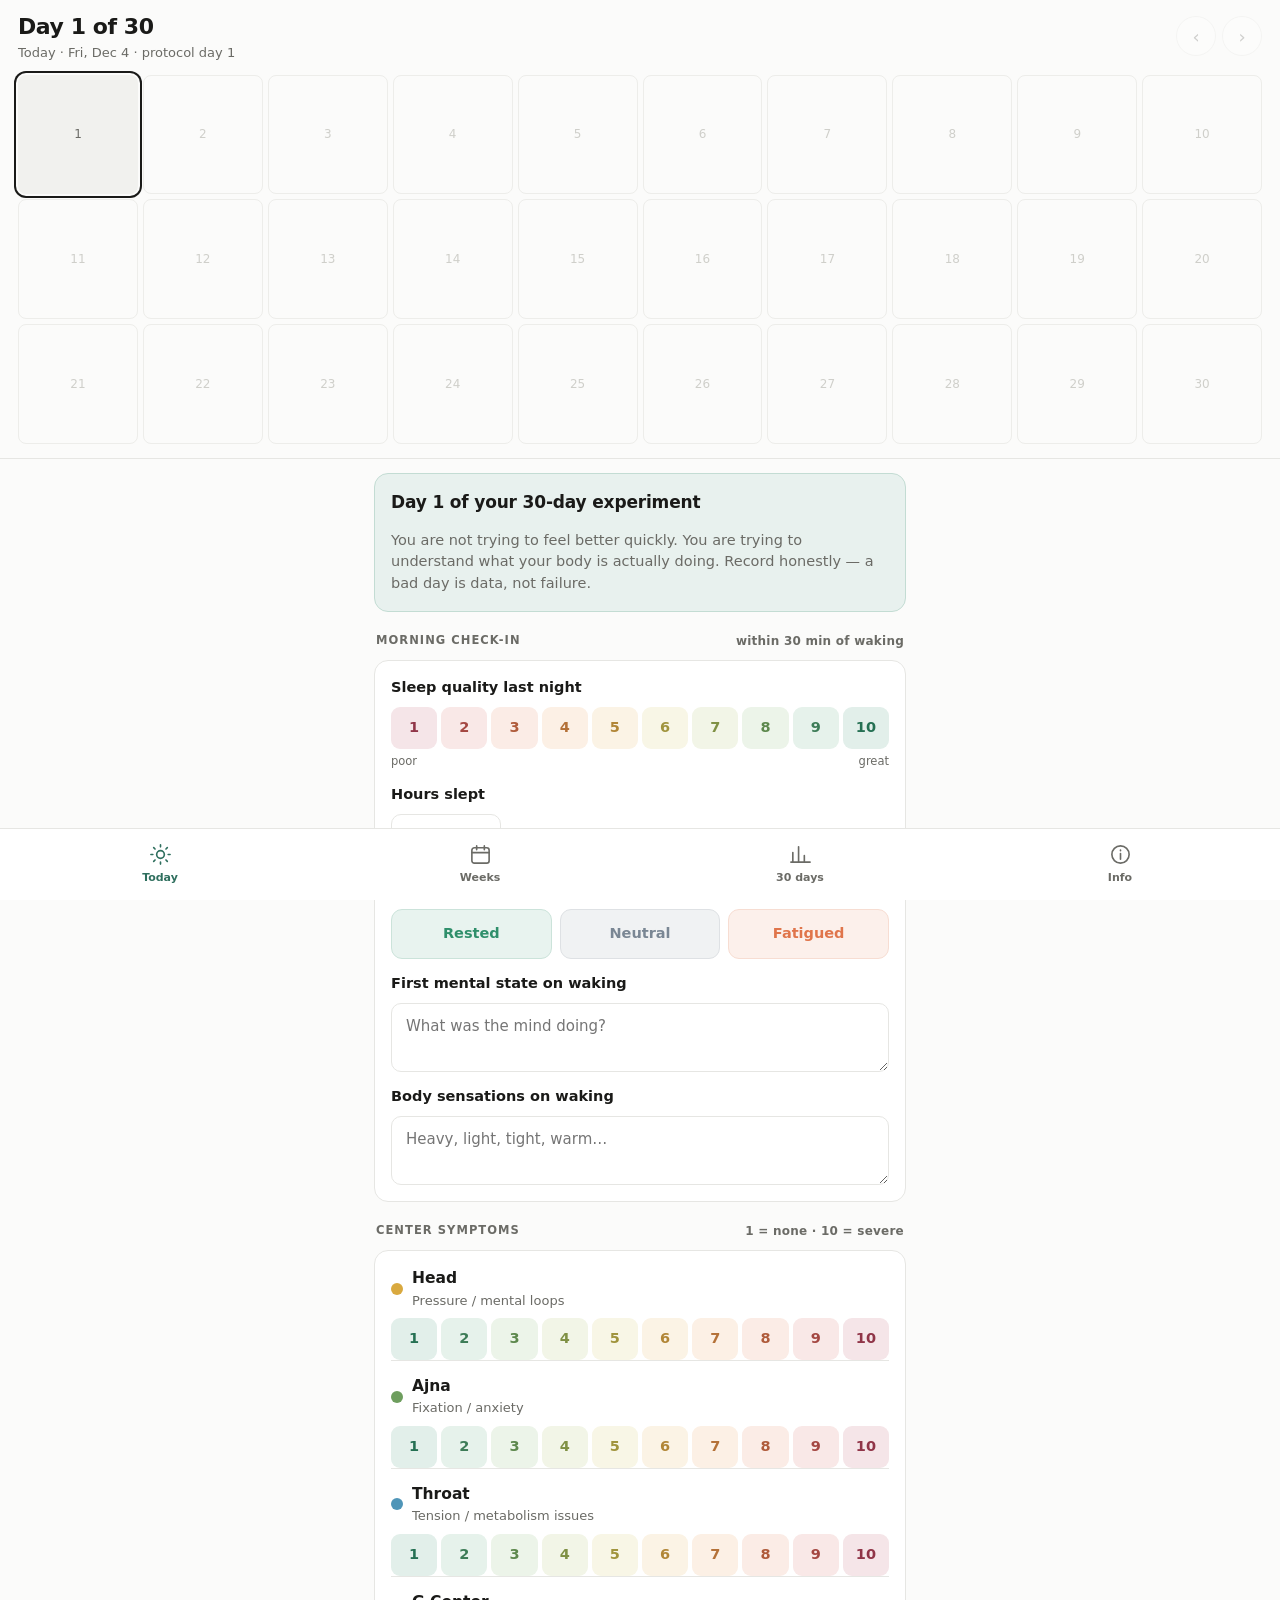
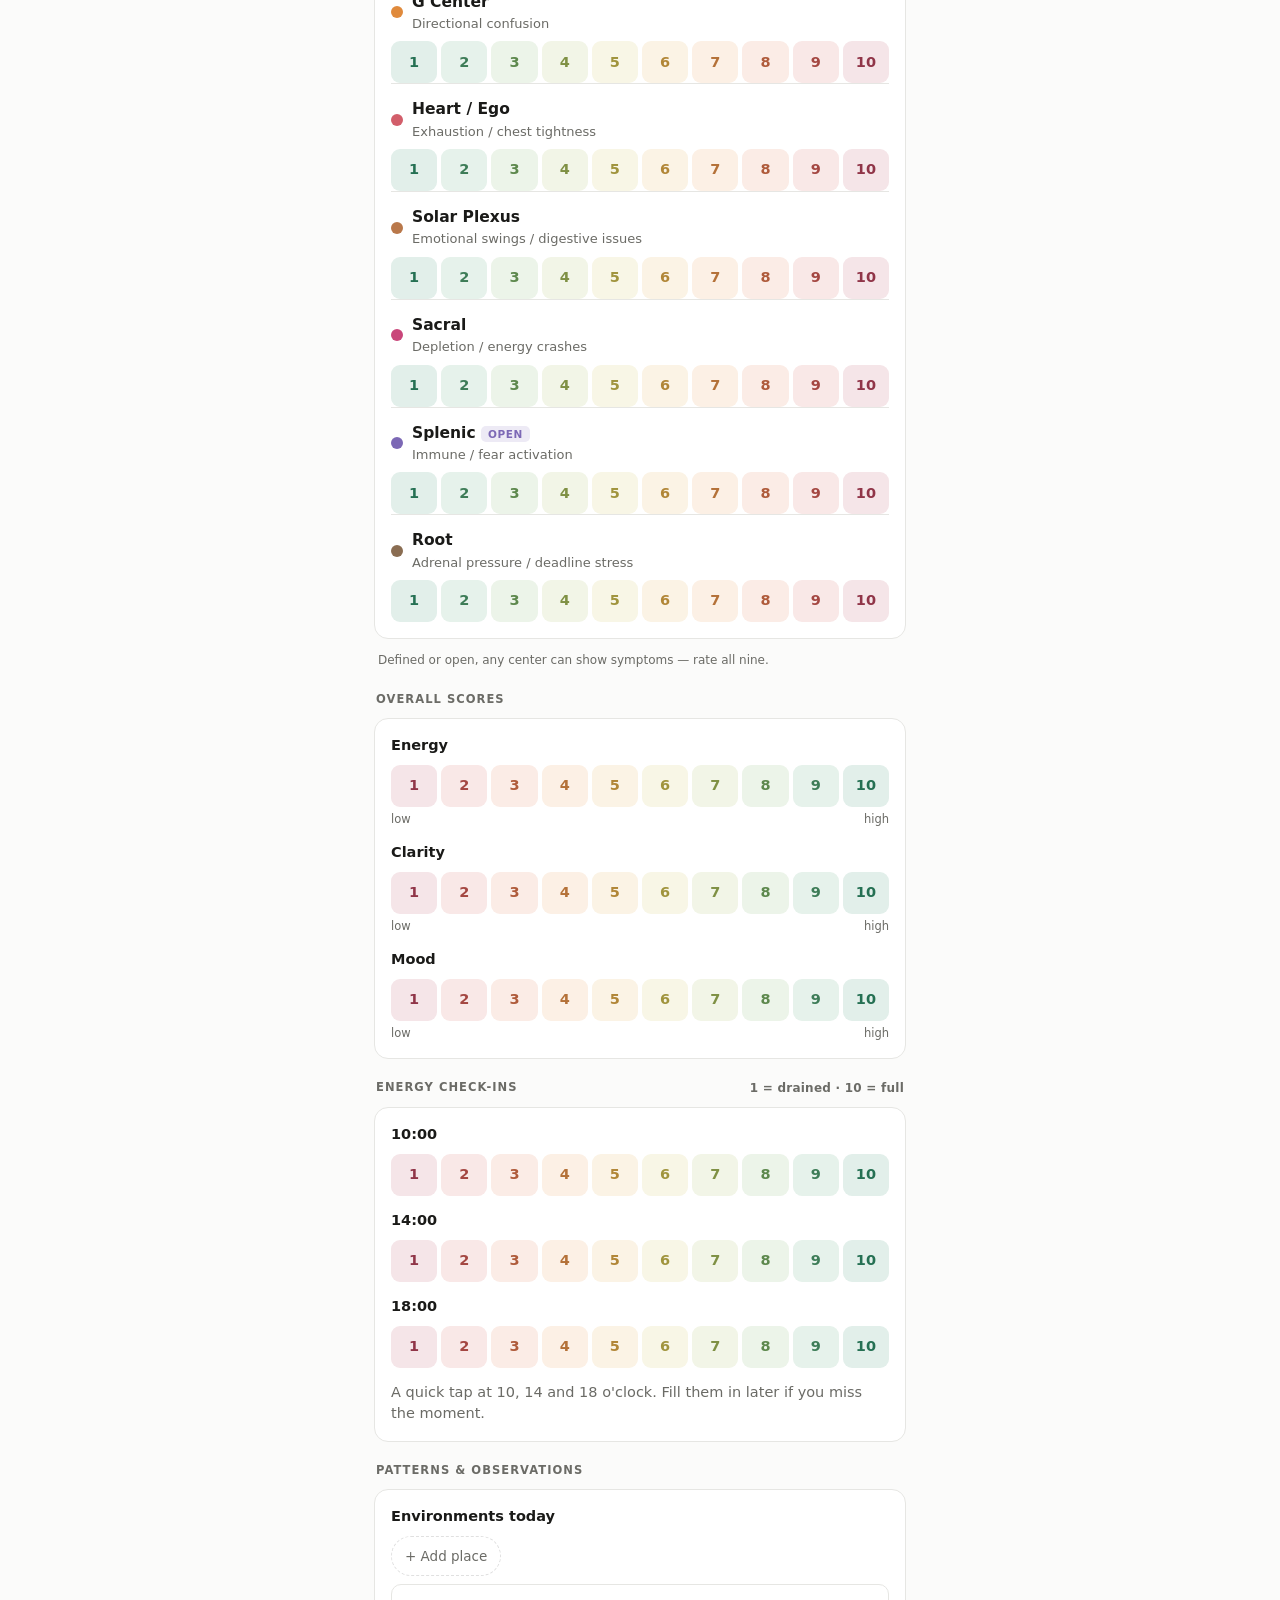
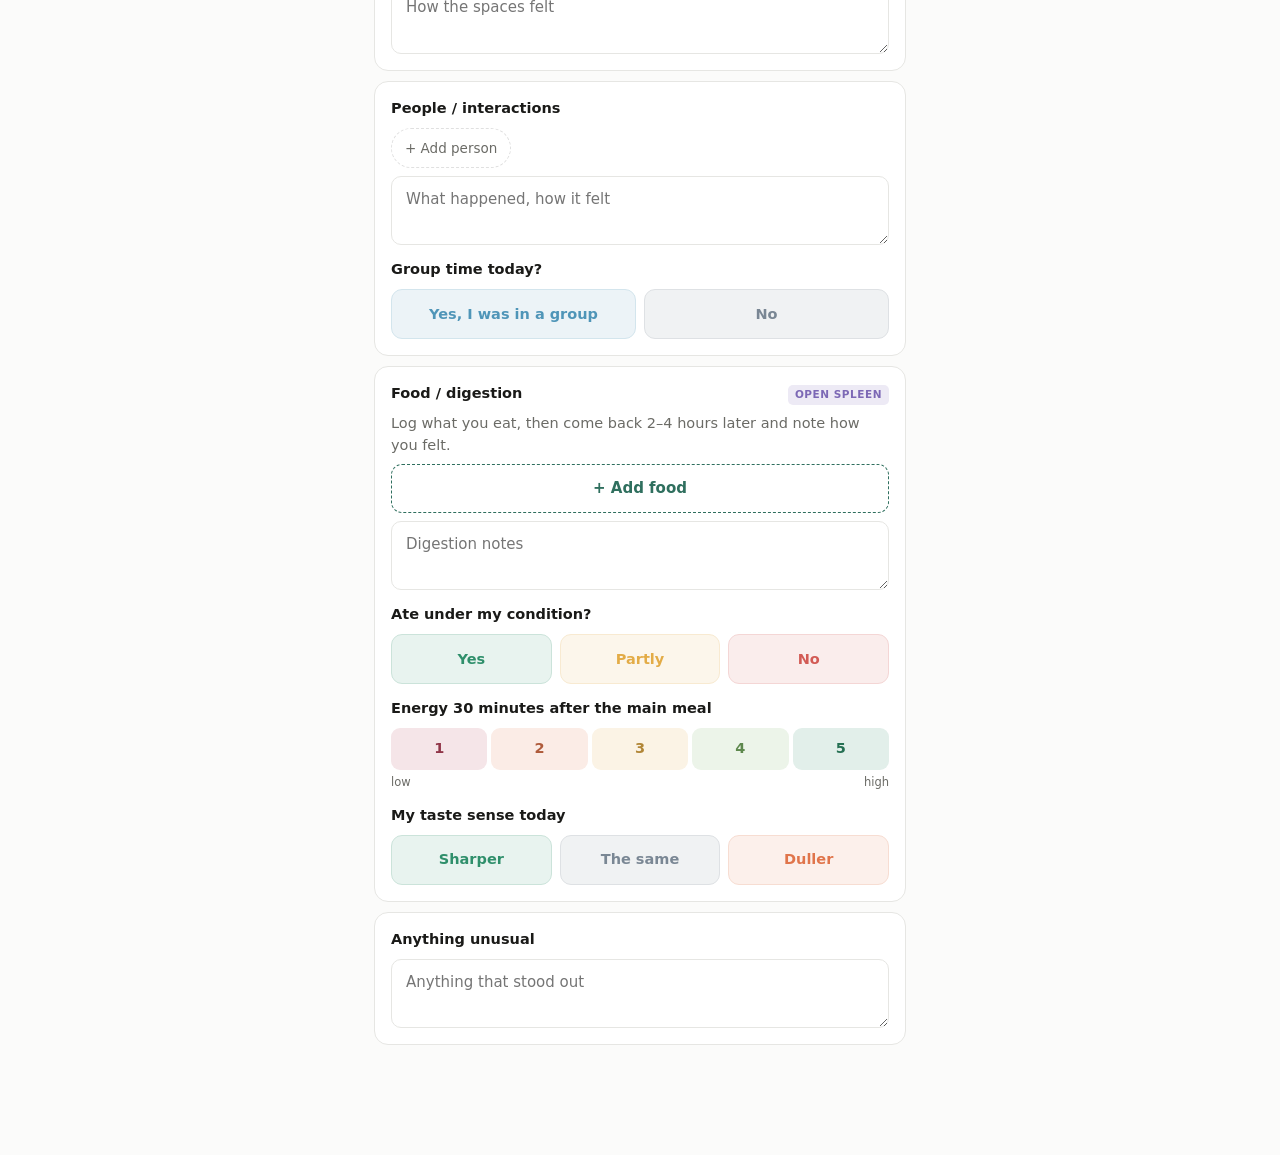
<file: docs/index.html>
<!doctype html>
<html lang="en">
<head>
<meta charset="utf-8">
<meta name="viewport" content="width=device-width, initial-scale=1, viewport-fit=cover">
<title>Baseline</title>
<meta name="description" content="A private 30-day open-center tracking experiment.">
<meta name="theme-color" content="#FBFBFA">
<meta name="apple-mobile-web-app-capable" content="yes">
<meta name="mobile-web-app-capable" content="yes">
<meta name="apple-mobile-web-app-status-bar-style" content="default">
<meta name="apple-mobile-web-app-title" content="Baseline">
<meta name="robots" content="noindex">
<link rel="manifest" href="manifest.webmanifest">
<link rel="icon" href="icons/icon.svg" type="image/svg+xml">
<link rel="apple-touch-icon" href="icons/icon-180.png">
<link rel="stylesheet" href="style.css">
</head>
<body>
<main id="view"></main>
<nav class="tabs" id="tabs">
  <button data-tab="today" class="on"><svg viewBox="0 0 24 24"><circle cx="12" cy="12" r="4"/><path d="M12 2v2M12 20v2M4.9 4.9l1.4 1.4M17.7 17.7l1.4 1.4M2 12h2M20 12h2M4.9 19.1l1.4-1.4M17.7 6.3l1.4-1.4"/></svg>Today</button>
  <button data-tab="weeks"><svg viewBox="0 0 24 24"><rect x="3" y="5" width="18" height="16" rx="2.5"/><path d="M3 10h18M8 3v4M16 3v4"/></svg>Weeks</button>
  <button data-tab="milestone"><svg viewBox="0 0 24 24"><path d="M4 20V10M10 20V4M16 20v-7M22 20H2"/></svg>30 days</button>
  <button data-tab="info"><svg viewBox="0 0 24 24"><circle cx="12" cy="12" r="9"/><path d="M12 11v6M12 7.5v.5"/></svg>Info</button>
</nav>
<div id="saved" class="saved">Saved</div>
<script src="app.js"></script>
</body>
</html>
</file>
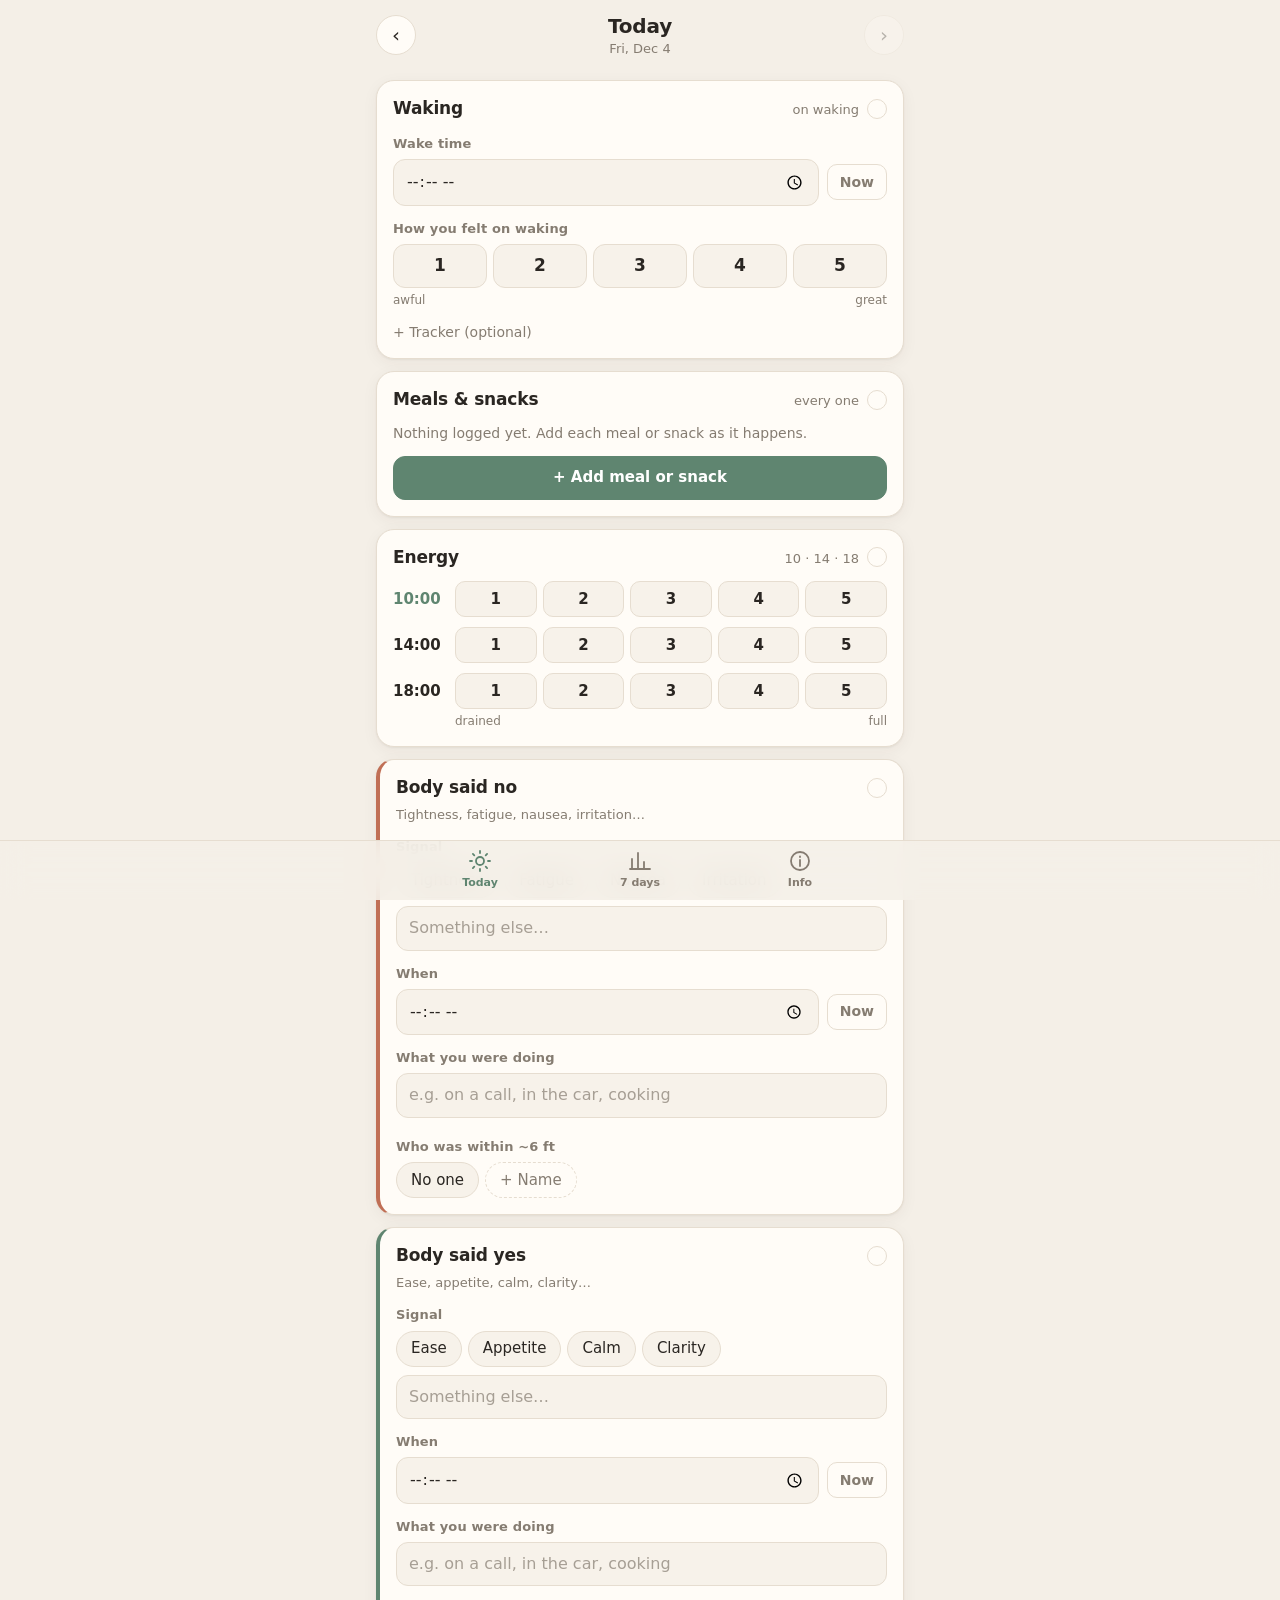
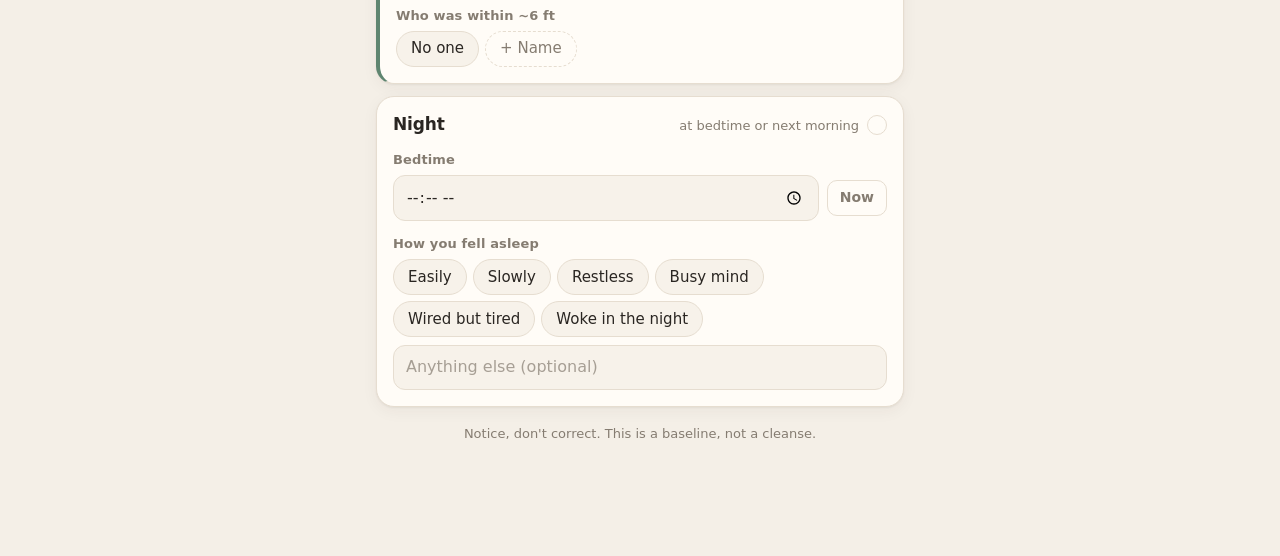
<file: body-baseline/docs/index.html>
<!doctype html>
<html lang="en">
<head>
<meta charset="utf-8">
<meta name="viewport" content="width=device-width, initial-scale=1, viewport-fit=cover">
<title>Baseline</title>
<meta name="description" content="A private 7-day body baseline log.">
<meta name="theme-color" content="#f4efe7" media="(prefers-color-scheme: light)">
<meta name="theme-color" content="#1c1a17" media="(prefers-color-scheme: dark)">
<meta name="apple-mobile-web-app-capable" content="yes">
<meta name="mobile-web-app-capable" content="yes">
<meta name="apple-mobile-web-app-status-bar-style" content="default">
<meta name="apple-mobile-web-app-title" content="Baseline">
<meta name="robots" content="noindex">
<link rel="manifest" href="manifest.webmanifest">
<link rel="icon" href="icons/icon.svg" type="image/svg+xml">
<link rel="apple-touch-icon" href="icons/icon-180.png">
<link rel="stylesheet" href="style.css">
</head>
<body>
<main id="view"></main>
<nav class="tabs" id="tabs">
  <button data-tab="today" class="on"><svg viewBox="0 0 24 24"><circle cx="12" cy="12" r="4"/><path d="M12 2v2M12 20v2M4.9 4.9l1.4 1.4M17.7 17.7l1.4 1.4M2 12h2M20 12h2M4.9 19.1l1.4-1.4M17.7 6.3l1.4-1.4"/></svg>Today</button>
  <button data-tab="review"><svg viewBox="0 0 24 24"><path d="M4 20V10M10 20V4M16 20v-7M22 20H2"/></svg>7 days</button>
  <button data-tab="info"><svg viewBox="0 0 24 24"><circle cx="12" cy="12" r="9"/><path d="M12 11v6M12 7.5v.5"/></svg>Info</button>
</nav>
<div id="saved" class="saved">Saved</div>
<script src="app.js"></script>
</body>
</html>
</file>
<file: docs/style.css>
/* Light and clinical, like the skincare app. Big tap targets, one clear thing at a time.
   Colour lives in the tracking buttons: every 1–10 scale is a colour ramp. */

* { box-sizing: border-box; -webkit-tap-highlight-color: transparent; }

:root {
  --bg: #FBFBFA;
  --surface: #FFFFFF;
  --border: #E6E6E3;
  --text: #1A1A18;
  --text-muted: #6B6B66;
  --accent: #2F6F5E;
  --accent-soft: #E8F1EE;
  --warn: #B4741F;
  --warn-soft: #FBF1E2;
  --alert: #A63D3D;
  --alert-soft: #F9EBEB;
  --radius: 14px;
  --tap-min: 56px;
}

html, body { margin: 0; padding: 0; background: var(--bg); color: var(--text); }
body {
  font: 16px/1.5 -apple-system, BlinkMacSystemFont, "SF Pro Text", system-ui, sans-serif;
  -webkit-font-smoothing: antialiased;
  padding-bottom: calc(86px + env(safe-area-inset-bottom));
}
button { font: inherit; color: inherit; background: none; border: none; padding: 0; text-align: inherit; cursor: pointer; }
button:active { opacity: .75; }
h1, h2, h3, p { margin: 0; }

/* header */
.apphead {
  padding: calc(10px + env(safe-area-inset-top)) 18px 14px;
  background: var(--bg); border-bottom: 1px solid var(--border);
}
.row1 { display: flex; align-items: center; justify-content: space-between; gap: 10px; }
.date { font-size: 22px; font-weight: 640; letter-spacing: -0.02em; }
.date-sub { font-size: 13px; color: var(--text-muted); }
.navbtns { display: flex; gap: 6px; }
.navbtn {
  width: 40px; height: 40px; border-radius: 50%; border: 1px solid var(--border); background: var(--surface);
  display: flex; align-items: center; justify-content: center; font-size: 18px; color: var(--text-muted);
}
.navbtn[disabled] { opacity: .3; pointer-events: none; }

/* layout */
.screen { padding: 14px 14px 24px; display: flex; flex-direction: column; gap: 10px; max-width: 560px; margin: 0 auto; }
.view-title { font-size: 22px; font-weight: 640; letter-spacing: -0.02em; padding: 4px 2px; }
.sec {
  font-size: 11.5px; font-weight: 680; letter-spacing: .09em; text-transform: uppercase;
  color: var(--text-muted); margin: 10px 2px 0; display: flex; justify-content: space-between; gap: 8px;
}
.sec .sec-hint { font-weight: 560; letter-spacing: .02em; text-transform: none; font-size: 12px; }

/* cards */
.card {
  background: var(--surface); border: 1px solid var(--border);
  border-radius: var(--radius); padding: 16px; display: flex; flex-direction: column; gap: 14px;
}
.card h3 { font-size: 17px; font-weight: 640; letter-spacing: -0.01em; }
.card p { font-size: 14.5px; color: var(--text-muted); line-height: 1.5; }
.card.ok-soft { background: var(--accent-soft); border-color: #C3DCD3; }
.card.warn-soft { background: var(--warn-soft); border-color: #ECD8B4; }
.sub { font-size: 13px; color: var(--text-muted); }
.card ul { margin: 0; padding-left: 18px; font-size: 14.5px; color: var(--text-muted); display: flex; flex-direction: column; gap: 5px; }
.card ul b { color: var(--text); font-weight: 620; }

/* fields */
.field { display: flex; flex-direction: column; gap: 8px; }
.flabel { font-size: 14.5px; font-weight: 600; display: flex; align-items: baseline; justify-content: space-between; gap: 8px; }
.flabel .val { font-size: 13px; font-weight: 640; color: var(--text-muted); font-variant-numeric: tabular-nums; }
.inputline {
  border: 1px solid var(--border); background: var(--surface); border-radius: 10px;
  padding: 12px 14px; font: inherit; font-size: 15px; color: var(--text); width: 100%; min-height: 48px;
}
textarea.inputline { resize: vertical; min-height: 48px; line-height: 1.45; }
.inputline:focus { outline: 2px solid var(--accent-soft); border-color: var(--accent); }
.hours { width: 110px; text-align: center; font-size: 17px; font-weight: 600; }
.row { display: flex; gap: 8px; align-items: center; }
.grow { flex: 1; min-width: 0; }

/* 1–10 colour scale: every button tinted in its own colour, the chosen one solid */
.scale { display: grid; grid-template-columns: repeat(10, 1fr); gap: 4px; }
.scale button {
  height: 42px; border-radius: 9px; font-size: 14.5px; font-weight: 640; text-align: center;
  color: color-mix(in srgb, var(--c) 78%, black); background: color-mix(in srgb, var(--c) 14%, white);
  border: 1.5px solid transparent; font-variant-numeric: tabular-nums; transition: transform .08s;
}
.scale button.on { background: var(--c); color: #fff; transform: scale(1.06); box-shadow: 0 3px 9px color-mix(in srgb, var(--c) 40%, transparent); }
.scale.has button:not(.on) { opacity: .55; }
.scale-ends { display: flex; justify-content: space-between; font-size: 11.5px; color: var(--text-muted); margin-top: -2px; }

/* centers */
.center { display: flex; flex-direction: column; gap: 8px; padding-top: 14px; border-top: 1px solid var(--border); }
.center:first-child { padding-top: 0; border-top: none; }
.chead { display: flex; align-items: center; gap: 9px; }
.cdot { width: 12px; height: 12px; border-radius: 50%; background: var(--cc); flex: none; }
.cname { font-size: 15.5px; font-weight: 620; }
.cdesc { font-size: 13px; color: var(--text-muted); }
.chead .val { margin-left: auto; font-size: 13px; font-weight: 640; color: var(--text-muted); }
.tag {
  font-size: 10.5px; font-weight: 660; letter-spacing: .05em; text-transform: uppercase;
  color: var(--cc, var(--text-muted)); background: color-mix(in srgb, var(--cc, #999) 14%, white);
  padding: 2px 7px; border-radius: 5px;
}

/* coloured choices */
.choices { display: flex; gap: 8px; }
.choices.wrap { flex-wrap: wrap; }
.choice {
  flex: 1; text-align: center; padding: 13px 8px; border-radius: 11px; font-size: 14.5px; font-weight: 620;
  min-height: 50px; display: flex; align-items: center; justify-content: center; gap: 7px; line-height: 1.2;
  color: var(--c, var(--accent)); background: color-mix(in srgb, var(--c, var(--accent)) 11%, white);
  border: 1.5px solid color-mix(in srgb, var(--c, var(--accent)) 25%, white);
}
.choices.wrap .choice { flex: 1 1 auto; min-height: 44px; padding: 10px 12px; font-size: 13.5px; }
.choice.on { background: var(--c, var(--accent)); border-color: var(--c, var(--accent)); color: #fff; }
.choice.plain { --c: #6B6B66; }

/* tag chips (places, people) */
.chips { display: flex; flex-wrap: wrap; gap: 7px; }
.chip {
  font-size: 13.5px; padding: 9px 13px; border-radius: 999px; min-height: 40px;
  border: 1px solid color-mix(in srgb, var(--c, #888) 30%, white); background: color-mix(in srgb, var(--c, #888) 8%, white);
  color: var(--text);
}
.chip.on { background: var(--c, var(--accent)); border-color: var(--c, var(--accent)); color: #fff; font-weight: 620; }
.chip.add { border-style: dashed; background: transparent; color: var(--text-muted); --c: #999; }

/* food log */
.food { border: 1px solid var(--border); border-radius: 11px; padding: 12px; display: flex; flex-direction: column; gap: 10px; background: #FCFCFB; }
.food .time { width: 112px; flex: none; }
.food-later { font-size: 12.5px; font-weight: 620; color: var(--text-muted); }
.xbtn { width: 36px; height: 36px; border-radius: 50%; color: #A9A49C; font-size: 20px; flex: none; display: flex; align-items: center; justify-content: center; }
.addbtn {
  border: 1px dashed var(--accent); color: var(--accent); background: var(--surface);
  border-radius: 11px; padding: 12px; text-align: center; font-size: 15px; font-weight: 620; min-height: 48px; width: 100%;
}
.btn {
  border: 1px solid var(--accent); color: var(--accent); background: var(--surface); border-radius: 11px;
  padding: 13px; text-align: center; font-size: 15px; font-weight: 620; min-height: 50px; width: 100%;
}
.btn.primary { background: var(--accent); color: #fff; }
.btn.ghost { border-color: var(--border); color: var(--text-muted); }
.btn.danger { border-color: #EBC9C9; color: var(--alert); }
.stack { display: flex; flex-direction: column; gap: 8px; }

/* progress strip (30 days) */
.strip { display: grid; grid-template-columns: repeat(10, 1fr); gap: 5px; margin-top: 12px; }
.d {
  aspect-ratio: 1; border-radius: 8px; display: flex; align-items: center; justify-content: center;
  font-size: 12px; color: var(--text-muted); background: #F1F1EE; position: relative; font-variant-numeric: tabular-nums;
}
.d.done { background: var(--accent); color: #fff; font-weight: 640; }
.d.part { background: var(--accent-soft); color: var(--accent); font-weight: 640; }
.d.future { background: transparent; border: 1px solid #EDEDEA; color: #CFCFCA; }
.d.cur { box-shadow: 0 0 0 2px var(--bg), 0 0 0 4px var(--text); }
.prog { height: 4px; background: var(--border); border-radius: 2px; overflow: hidden; margin-top: 10px; }
.prog i { display: block; height: 100%; background: var(--accent); }

/* stats */
.tiles { display: grid; grid-template-columns: repeat(4, 1fr); gap: 7px; }
.tile { border-radius: 11px; padding: 10px 6px; text-align: center; background: color-mix(in srgb, var(--c) 11%, white); }
.tile b { display: block; font-size: 21px; font-weight: 680; color: var(--c); font-variant-numeric: tabular-nums; letter-spacing: -0.02em; }
.tile span { font-size: 11px; font-weight: 620; color: var(--text-muted); text-transform: uppercase; letter-spacing: .05em; }
.kv { display: flex; justify-content: space-between; align-items: center; gap: 10px; font-size: 14.5px; padding: 8px 0; border-top: 1px solid var(--border); }
.kv:first-child { border-top: none; padding-top: 0; }
.kv .k { display: flex; align-items: center; gap: 8px; }
.kv .v { font-weight: 640; font-variant-numeric: tabular-nums; }

/* week cards */
.wk-head { display: flex; justify-content: space-between; align-items: center; gap: 10px; width: 100%; }
.wk-head h3 { font-size: 17px; }
.badge {
  flex: none; font-size: 10.5px; font-weight: 660; letter-spacing: .04em; text-transform: uppercase;
  padding: 4px 8px; border-radius: 5px; background: #F0F0EC; color: var(--text-muted);
}
.badge.ok { background: var(--accent-soft); color: var(--accent); }
.badge.warn { background: var(--warn-soft); color: var(--warn); }

/* compare table */
.cmp { width: 100%; border-collapse: collapse; font-size: 14px; font-variant-numeric: tabular-nums; }
.cmp th { font-size: 11px; font-weight: 660; text-transform: uppercase; letter-spacing: .05em; color: var(--text-muted); text-align: right; padding: 0 0 6px; }
.cmp th:first-child { text-align: left; }
.cmp td { padding: 8px 0; border-top: 1px solid var(--border); text-align: right; }
.cmp td:first-child { text-align: left; }
.delta { display: inline-block; min-width: 46px; padding: 2px 7px; border-radius: 6px; font-weight: 680; font-size: 13px; text-align: center; }
.delta.up { background: #E1F1E8; color: #2F8F6B; }
.delta.down { background: #FBE7E4; color: #C2524E; }
.delta.same { background: #F0F0EC; color: var(--text-muted); }

/* charts */
.chart { width: 100%; height: auto; display: block; }
.legend { display: flex; flex-wrap: wrap; gap: 8px 14px; }
.legend span { font-size: 12px; color: var(--text-muted); display: flex; align-items: center; gap: 6px; }
.sw { width: 12px; height: 12px; border-radius: 3.5px; background: var(--c); }
.heat { display: grid; gap: 3px 2px; align-items: center; }
.heat .hl { font-size: 11.5px; color: var(--text-muted); white-space: nowrap; overflow: hidden; text-overflow: ellipsis; display: flex; align-items: center; gap: 5px; }
.heat .hc { height: 16px; border-radius: 2px; background: #F1F1EE; }
.heat .hx { font-size: 9.5px; color: #B5B5AF; overflow: visible; white-space: nowrap; }
.bar { height: 8px; border-radius: 4px; background: #F1F1EE; overflow: hidden; }
.bar i { display: block; height: 100%; border-radius: 4px; background: var(--c); }

/* saved toast */
.saved {
  position: fixed; left: 50%; bottom: calc(86px + env(safe-area-inset-bottom)); transform: translate(-50%, 8px);
  background: #3A3833; color: #FAFAF8; font-size: 13px; font-weight: 600; padding: 7px 14px; border-radius: 999px;
  opacity: 0; transition: opacity .18s, transform .18s; pointer-events: none; z-index: 20;
}
.saved.show { opacity: 1; transform: translate(-50%, 0); }

/* tabs */
.tabs {
  position: fixed; left: 0; right: 0; bottom: 0; z-index: 10;
  height: calc(72px + env(safe-area-inset-bottom));
  display: flex; background: var(--surface); border-top: 1px solid var(--border);
  padding-bottom: env(safe-area-inset-bottom);
}
.tabs button {
  flex: 1; display: flex; flex-direction: column; align-items: center; justify-content: center; text-align: center;
  gap: 4px; font-size: 11px; color: var(--text-muted); font-weight: 560;
}
.tabs button.on { color: var(--accent); font-weight: 680; }
.tabs svg { width: 23px; height: 23px; fill: none; stroke: currentColor; stroke-width: 1.7; stroke-linecap: round; stroke-linejoin: round; }
.disc { font-size: 12px; color: var(--text-muted); line-height: 1.5; padding: 2px 4px; }
</file>
<file: body-baseline/docs/style.css>
:root {
  --bg: #f4efe7;
  --card: #fffcf7;
  --ink: #2a2622;
  --muted: #857c71;
  --line: #e6ddd0;
  --field: #f7f2ea;
  --accent: #5f8570;
  --accent-ink: #fff;
  --yes: #5f8570;
  --yes-soft: #dfeae2;
  --no: #c06f55;
  --no-soft: #f4e0d7;
  --s1: #e9c8bb; --s2: #eedcc6; --s3: #ece6d6; --s4: #d7e5d5; --s5: #b9d4c1;
  --shadow: 0 1px 2px rgba(60, 45, 30, .06), 0 4px 16px rgba(60, 45, 30, .05);
  --r: 18px;
  color-scheme: light;
}
@media (prefers-color-scheme: dark) {
  :root {
    --bg: #1c1a17;
    --card: #26231f;
    --ink: #efe8de;
    --muted: #a39a8e;
    --line: #3a352f;
    --field: #2f2b26;
    --accent: #8db79d;
    --accent-ink: #14201a;
    --yes: #8db79d;
    --yes-soft: #2c3a31;
    --no: #de957c;
    --no-soft: #43302a;
    --s1: #5e3a30; --s2: #574630; --s3: #4a4638; --s4: #36493b; --s5: #3d6149;
    --shadow: none;
    color-scheme: dark;
  }
}

* { box-sizing: border-box; -webkit-tap-highlight-color: transparent; }
html, body { margin: 0; }
body {
  background: var(--bg);
  color: var(--ink);
  font: 16px/1.4 -apple-system, BlinkMacSystemFont, "SF Pro Text", "Segoe UI", system-ui, sans-serif;
  -webkit-text-size-adjust: 100%;
  padding: env(safe-area-inset-top) 0 calc(76px + env(safe-area-inset-bottom));
}
main { max-width: 560px; margin: 0 auto; padding: 0 16px 24px; }
button, input, textarea, select { font: inherit; color: inherit; }
button { cursor: pointer; }
h1, h2, h3 { margin: 0; font-weight: 650; letter-spacing: -.01em; }

/* ---------- header ---------- */
.top {
  position: sticky; top: 0; z-index: 5;
  display: flex; align-items: center; gap: 8px;
  padding: 12px 0 10px; margin: 0 -16px 4px; padding-inline: 16px;
  background: var(--bg);
}
.top .title { flex: 1; text-align: center; }
.top h1 { font-size: 20px; }
.top small { display: block; color: var(--muted); font-size: 13px; }
.nav {
  width: 40px; height: 40px; border-radius: 50%;
  border: 1px solid var(--line); background: var(--card);
  display: grid; place-items: center; font-size: 20px; line-height: 1;
}
.nav:disabled { opacity: .3; }

/* ---------- cards ---------- */
.card {
  background: var(--card); border-radius: var(--r); box-shadow: var(--shadow);
  padding: 16px; margin: 12px 0; scroll-margin-top: 80px;
  border: 1px solid var(--line);
}
.card-h { display: flex; align-items: baseline; gap: 8px; margin-bottom: 12px; }
.card-h h2 { font-size: 17px; flex: 1; }
.card-h .when { font-size: 13px; color: var(--muted); }
.card-h .done { width: 20px; height: 20px; border-radius: 50%; border: 1.5px solid var(--line); flex: none; align-self: center; }
.card-h .done.on { background: var(--accent); border-color: var(--accent); position: relative; }
.card-h .done.on::after { content: ""; position: absolute; left: 6px; top: 3px; width: 5px; height: 9px; border: solid var(--accent-ink); border-width: 0 2px 2px 0; transform: rotate(45deg); }
.card.no { border-left: 4px solid var(--no); }
.card.yes { border-left: 4px solid var(--yes); }
.hint { color: var(--muted); font-size: 13px; margin: -6px 0 12px; }

.field { margin: 14px 0 0; }
.field:first-of-type { margin-top: 0; }
.label { display: block; font-size: 13px; font-weight: 600; color: var(--muted); margin-bottom: 6px; letter-spacing: .01em; }
.row { display: flex; gap: 8px; align-items: center; }
.row > .grow { flex: 1; min-width: 0; }

input[type=text], input[type=number], input[type=time], textarea {
  width: 100%; min-height: 44px; padding: 10px 12px;
  border: 1px solid var(--line); border-radius: 12px; background: var(--field);
  font-size: 16px; outline: none; -webkit-appearance: none; appearance: none;
}
input[type=time] { min-width: 0; display: block; }
input:focus, textarea:focus { border-color: var(--accent); }
textarea { resize: none; min-height: 44px; field-sizing: content; }
::placeholder { color: var(--muted); opacity: .7; }

.btn {
  min-height: 44px; padding: 0 16px; border-radius: 12px;
  border: 1px solid var(--line); background: var(--card); font-weight: 600; font-size: 15px;
}
.btn.small { min-height: 36px; padding: 0 12px; font-size: 14px; border-radius: 10px; }
.btn.primary { background: var(--accent); color: var(--accent-ink); border-color: var(--accent); }
.btn.ghost { background: transparent; }
.btn.danger { color: var(--no); }
.btn.wide { width: 100%; }

/* ---------- 1–5 scale ---------- */
.scale { display: grid; grid-template-columns: repeat(5, 1fr); gap: 6px; }
.scale button {
  height: 44px; border-radius: 12px; border: 1px solid var(--line); background: var(--field);
  font-weight: 650; font-size: 17px; font-variant-numeric: tabular-nums;
}
.scale button.on { border-color: transparent; color: var(--ink); box-shadow: inset 0 0 0 2px var(--ink); }
.scale button.on[data-v="1"] { background: var(--s1); }
.scale button.on[data-v="2"] { background: var(--s2); }
.scale button.on[data-v="3"] { background: var(--s3); }
.scale button.on[data-v="4"] { background: var(--s4); }
.scale button.on[data-v="5"] { background: var(--s5); }
.scale-ends { display: flex; justify-content: space-between; font-size: 12px; color: var(--muted); margin-top: 4px; }
.scale.sm button { height: 36px; font-size: 15px; border-radius: 10px; }

.energy-row { display: grid; grid-template-columns: 52px 1fr; gap: 10px; align-items: center; margin-top: 10px; }
.energy-row:first-of-type { margin-top: 0; }
.energy-row .t { font-weight: 650; font-variant-numeric: tabular-nums; font-size: 15px; }
.energy-row.now .t { color: var(--accent); }

/* ---------- chips ---------- */
.chips { display: flex; flex-wrap: wrap; gap: 6px; }
.chip {
  min-height: 36px; padding: 0 14px; border-radius: 999px;
  border: 1px solid var(--line); background: var(--field); font-size: 15px;
}
.chip.on { background: var(--ink); color: var(--bg); border-color: var(--ink); }
.no .chip.on { background: var(--no); border-color: var(--no); color: #fff; }
.yes .chip.on { background: var(--yes); border-color: var(--yes); color: var(--accent-ink); }
.chip.add { border-style: dashed; color: var(--muted); background: transparent; }
.add-row { display: flex; gap: 6px; margin-top: 8px; }
.add-row input { min-height: 36px; padding: 6px 12px; border-radius: 999px; }

/* ---------- meals ---------- */
.meal { border: 1px solid var(--line); border-radius: 14px; padding: 12px; margin-bottom: 10px; background: var(--field); }
.meal-top { display: flex; gap: 10px; align-items: flex-start; }
.meal-top .what { flex: 1; font-weight: 600; word-break: break-word; }
.meal-top .time { font-variant-numeric: tabular-nums; color: var(--muted); font-size: 14px; }
.meal .meta { font-size: 13px; color: var(--muted); margin-top: 2px; }
.meal .after { margin-top: 10px; }
.meal .after .label { display: flex; justify-content: space-between; }
.tag { display: inline-block; font-size: 11px; font-weight: 700; text-transform: uppercase; letter-spacing: .06em; color: var(--muted); margin-right: 6px; }
.empty { color: var(--muted); font-size: 14px; margin: 0 0 12px; }

/* ---------- details / optional ---------- */
details.opt { margin-top: 14px; }
details.opt summary { font-size: 14px; color: var(--muted); list-style: none; cursor: pointer; }
details.opt summary::before { content: "+ "; }
details.opt[open] summary::before { content: "– "; }
details.opt summary::-webkit-details-marker { display: none; }
.two { display: grid; grid-template-columns: 1fr 1fr; gap: 8px; margin-top: 10px; }

/* ---------- sheet ---------- */
.overlay { position: fixed; inset: 0; background: rgba(20, 15, 10, .4); z-index: 20; display: flex; align-items: flex-end; justify-content: center; animation: fade .15s; }
.sheet {
  width: 100%; max-width: 560px; max-height: 92vh; overflow: auto; -webkit-overflow-scrolling: touch;
  background: var(--card); border-radius: 22px 22px 0 0;
  padding: 18px 16px calc(18px + env(safe-area-inset-bottom));
  animation: up .2s ease-out;
}
.sheet h2 { font-size: 18px; margin-bottom: 14px; }
.sheet-actions { display: flex; gap: 8px; margin-top: 20px; }
.sheet-actions .primary { flex: 1; }
.seg { display: inline-flex; background: var(--field); border: 1px solid var(--line); border-radius: 12px; padding: 3px; }
.seg button { border: 0; background: transparent; padding: 7px 18px; border-radius: 9px; font-weight: 600; font-size: 15px; }
.seg button.on { background: var(--card); box-shadow: var(--shadow); }
@media (prefers-color-scheme: dark) { .seg button.on { background: var(--line); } }
@keyframes up { from { transform: translateY(40px); opacity: 0; } }
@keyframes fade { from { opacity: 0; } }

/* ---------- tabs ---------- */
.tabs {
  position: fixed; left: 0; right: 0; bottom: 0; z-index: 10;
  display: flex; justify-content: center;
  background: color-mix(in srgb, var(--bg) 88%, transparent);
  -webkit-backdrop-filter: blur(14px); backdrop-filter: blur(14px);
  border-top: 1px solid var(--line);
  padding-bottom: env(safe-area-inset-bottom);
}
.tabs button {
  flex: 1; max-width: 160px; border: 0; background: none; padding: 8px 0 10px;
  display: flex; flex-direction: column; align-items: center; gap: 2px;
  font-size: 11px; font-weight: 600; color: var(--muted);
}
.tabs svg { width: 24px; height: 24px; fill: none; stroke: currentColor; stroke-width: 1.8; stroke-linecap: round; stroke-linejoin: round; }
.tabs button.on { color: var(--accent); }

.saved {
  position: fixed; left: 50%; bottom: calc(84px + env(safe-area-inset-bottom)); transform: translate(-50%, 8px);
  background: var(--ink); color: var(--bg); font-size: 13px; font-weight: 600;
  padding: 6px 14px; border-radius: 999px; opacity: 0; pointer-events: none; transition: .2s; z-index: 30;
}
.saved.show { opacity: .9; transform: translate(-50%, 0); }

/* ---------- review ---------- */
.grid { width: 100%; border-collapse: separate; border-spacing: 3px; font-variant-numeric: tabular-nums; font-size: 14px; }
.grid th { font-size: 11px; font-weight: 600; color: var(--muted); text-align: center; padding: 0 0 2px; }
.grid th:first-child, .grid td:first-child { text-align: left; }
.grid td { text-align: center; height: 34px; border-radius: 8px; padding: 0 2px; }
.grid td.d { font-weight: 600; font-size: 13px; white-space: nowrap; }
.grid td.d small { display: block; font-weight: 400; color: var(--muted); font-size: 11px; }
.grid td.v1 { background: var(--s1); } .grid td.v2 { background: var(--s2); } .grid td.v3 { background: var(--s3); }
.grid td.v4 { background: var(--s4); } .grid td.v5 { background: var(--s5); }
.grid td.nil { color: var(--muted); opacity: .5; }
.grid td small.tm { display: block; font-size: 10px; color: var(--muted); line-height: 1; }
.scroll-x { overflow-x: auto; margin: 0 -6px; }

.people { width: 100%; border-collapse: collapse; font-size: 15px; }
.people th { font-size: 11px; font-weight: 600; color: var(--muted); text-align: left; padding: 0 0 6px; }
.people td { padding: 8px 0; border-top: 1px solid var(--line); vertical-align: top; }
.people td.n { width: 64px; }
.pill { display: inline-block; min-width: 28px; text-align: center; padding: 2px 8px; border-radius: 999px; font-weight: 700; font-size: 13px; }
.pill.yes { background: var(--yes-soft); color: var(--yes); }
.pill.no { background: var(--no-soft); color: var(--no); }
.pill.zero { opacity: .35; }
.people .sig { display: block; font-size: 12px; color: var(--muted); margin-top: 2px; }

.day-log { border-top: 1px solid var(--line); padding: 12px 0; }
.day-log:first-of-type { border-top: 0; padding-top: 0; }
.day-log h3 { font-size: 15px; margin-bottom: 6px; }
.day-log p { margin: 4px 0; font-size: 14px; }
.day-log b.no { color: var(--no); } .day-log b.yes { color: var(--yes); }
.day-log .m { color: var(--muted); }

.info p, .info li { font-size: 15px; }
.info ul { padding-left: 20px; margin: 8px 0; }
.info li { margin: 6px 0; }
.stack > * + * { margin-top: 8px; }
.small { font-size: 13px; color: var(--muted); }
</file>
